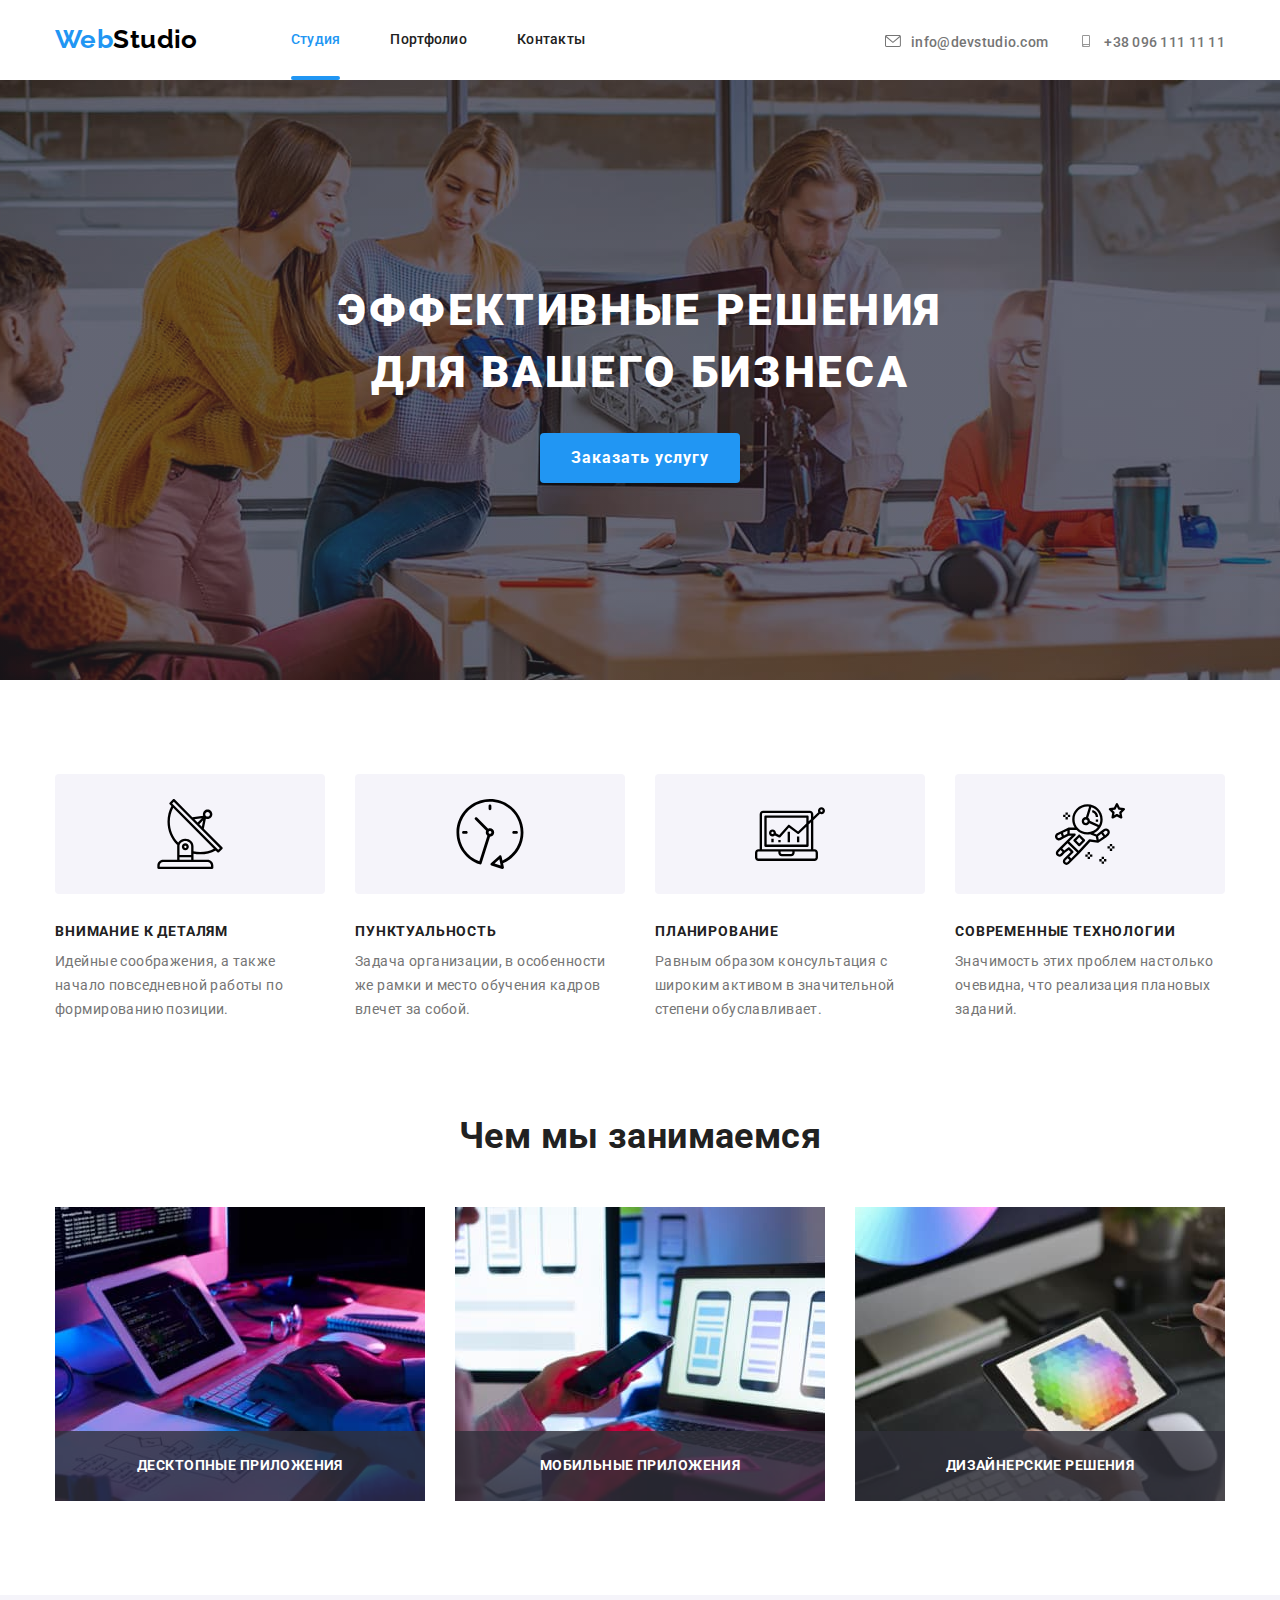
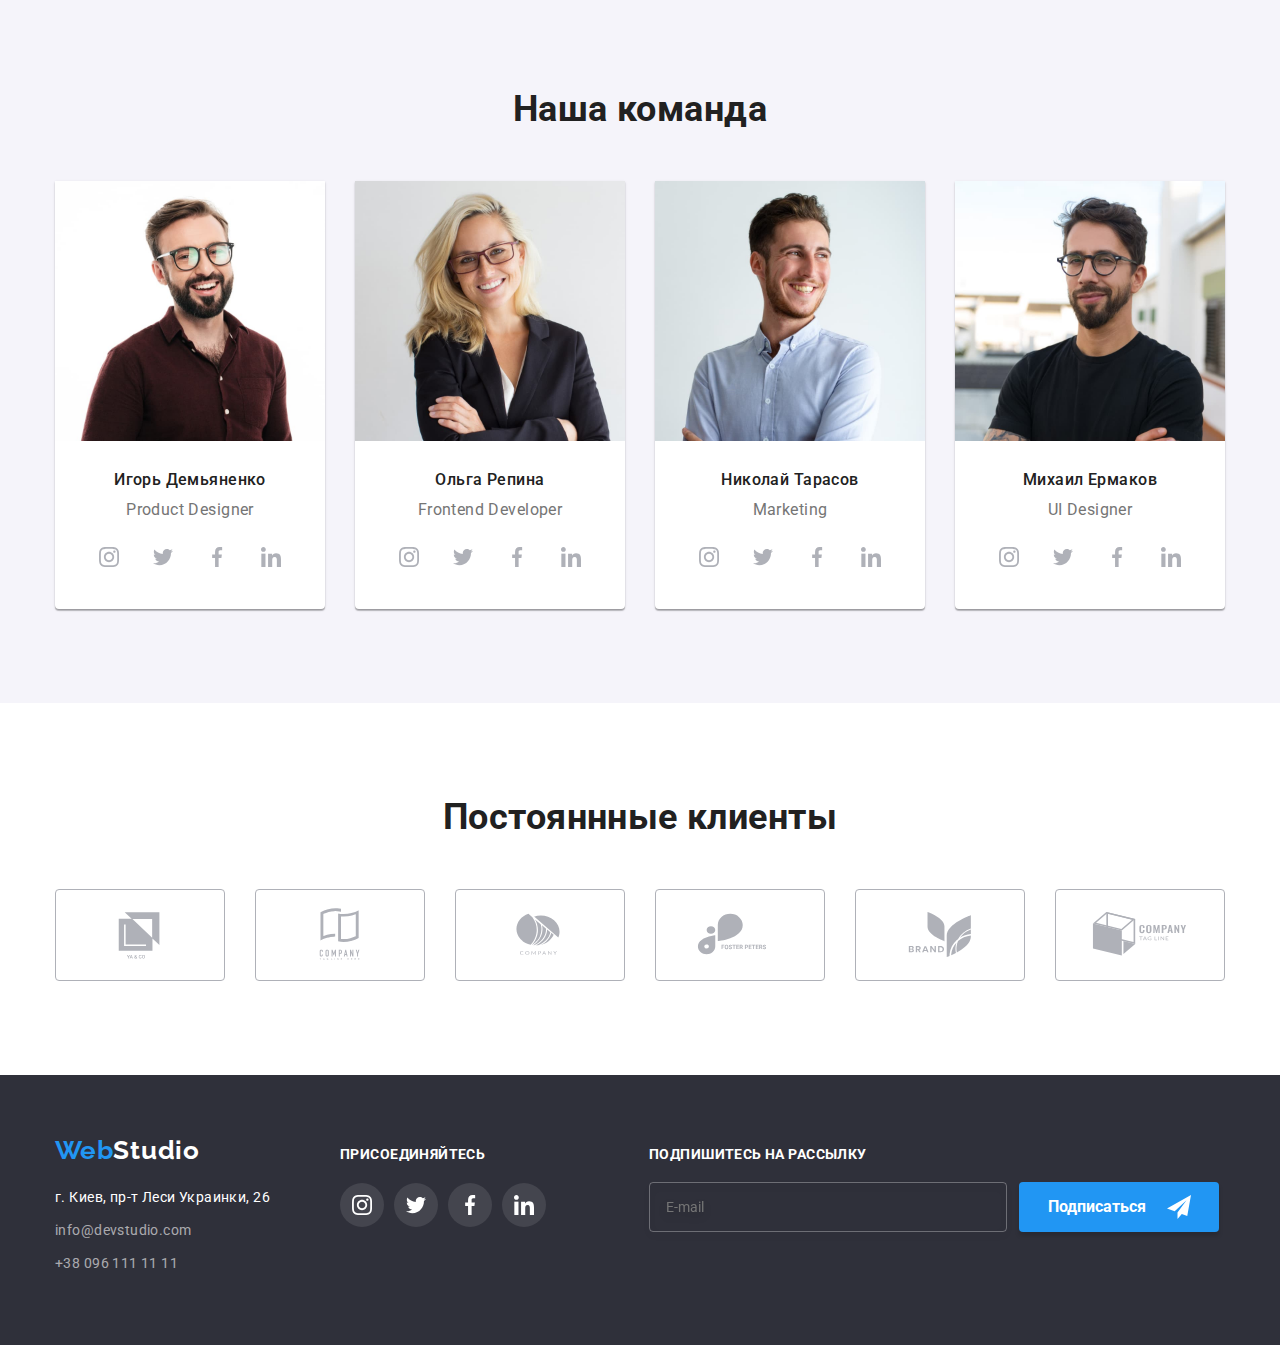
<file: index.html>
<!DOCTYPE html>
<html lang="ru">
  <head>
    <meta charset="UTF-8" />
    <meta http-equiv="X-UA-Compatible" content="IE=edge" />
    <meta name="viewport" content="width=device-width, initial-scale=1.0" />
    <title>WebStudio</title>
    <!--Шрифты -->
    <link rel="preconnect" href="https://fonts.googleapis.com" />
    <link rel="preconnect" href="https://fonts.gstatic.com" crossorigin />
    <link
      href="https://fonts.googleapis.com/css2?family=Raleway:wght@700&family=Roboto:wght@400;500;700;900&display=swap"
      rel="stylesheet"
    />

    <!--normalize css  -->
    <link rel="stylesheet" href="./css/normalize.css" />

    <!--Стили -->
    <link rel="stylesheet" href="./css/styles.css" />
  </head>

  <body>
    <header>
      <div class="container c-site-nav">
        <a href="./index.html" class="logo"><span class="logo-color">Web</span>Studio</a>
        <nav class="contact-links">
          <ul class="site-nav">
            <li class="item"><a href="./index.html" class="site-nav-link current">Студия</a></li>
            <li class="item"><a href="./portfolio.html" class="site-nav-link">Портфолио</a></li>
            <li class="item"><a href="" class="site-nav-link">Контакты</a></li>
          </ul>
        </nav>
        <ul class="header-contact-link">
          <li class="item">
            <a href="mailto:info@devstudio.com" class="h-e-link"
              ><svg class="header-icon" width="16" height="12">
                <use href="./images/symbol-defs-1.svg#icon-envelope-1"></use></svg
              >info@devstudio.com</a
            >
          </li>
          <li class="item">
            <a href="tel:+380961111111" class="h-ph-link"
              ><svg class="header-icon" width="16" height="12">
                <use href="./images/symbol-defs-1.svg#icon-smartphone-1"></use></svg
              >+38 096 111 11 11</a
            >
          </li>
        </ul>
      </div>
    </header>
    <main>
      <section class="hero hero-container">
        <h1 class="hero-titel">
          Эффективные решения
          <br />
          для вашего бизнеса
        </h1>
        <button data-modal-open type="button" class="hero-botton">Заказать услугу</button>
      </section>

      <section class="s-benefit">
        <h2 hidden>Наши приемущества</h2>
        <div class="container benefit-block">
          <ul class="benefit-list">
            <li class="item">
              <div class="icons">
                <svg class="benefit-icon">
                  <use href="./images/symbol-defs-2.svg#icon-antenna1"></use>
                </svg>
              </div>
              <h3 class="title">Внимание к деталям</h3>
              <p class="text">
                Идейные соображения, а также начало повседневной работы по формированию позиции.
              </p>
            </li>
            <li class="item">
              <div class="icons">
                <svg class="benefit-icon">
                  <use href="./images/symbol-defs-2.svg#icon-clock1"></use>
                </svg>
              </div>
              <h3 class="title">Пунктуальность</h3>
              <p class="text">
                Задача организации, в особенности же рамки и место обучения кадров влечет за собой.
              </p>
            </li>
            <li class="item">
              <div class="icons">
                <svg class="benefit-icon">
                  <use href="./images/symbol-defs-2.svg#icon-diagram1"></use>
                </svg>
              </div>
              <h3 class="title">Планирование</h3>
              <p class="text">
                Равным образом консультация с широким активом в значительной степени обуславливает.
              </p>
            </li>
            <li class="item">
              <div class="icons">
                <svg class="benefit-icon">
                  <use href="./images/symbol-defs-2.svg#icon-astronaut1"></use>
                </svg>
              </div>
              <h3 class="title">Современные технологии</h3>
              <p class="text">
                Значимость этих проблем настолько очевидна, что реализация плановых заданий.
              </p>
            </li>
          </ul>
        </div>
      </section>

      <section class="s-about-our-work">
        <div class="container about-our-work">
          <h2 class="work about-us-title">Чем мы занимаемся</h2>
          <ul class="our-work-list">
            <li class="work-item">
              <div class="box">
                <img src="./images/services/comp.jpg" alt="верстка" width="370" />
              </div>
              <p class="work-c-text">Десктопные приложения</p>
            </li>

            <li class="work-item">
              <div class="box">
                <img src="./images/services/phone.jpg" alt="дизайн" width="370" />
              </div>

              <p class="work-c-text">Мобильные приложения</p>
            </li>
            <li class="work-item">
              <div class="box">
                <img src="./images/services/tablet.jpg" alt="оформление" width="370" />
              </div>

              <p class="work-c-text">Дизайнерские решения</p>
            </li>
          </ul>
        </div>
      </section>

      <section class="about-us">
        <h2 class="about-us-title">Наша команда</h2>
        <div class="container about-us-block">
          <ul class="about-us-list">
            <li class="list">
              <article class="w-card">
                <div class="w-card-thumb">
                  <img
                    src="./images/team/product_designer.jpg"
                    alt="product designer"
                    width="270"
                  />
                </div>
                <div class="name-position">
                  <h3 class="name">Игорь Демьяненко</h3>
                  <p class="text">Product Designer</p>
                  <ul class="workers-soc-list list">
                    <li class="workers-soc-item">
                      <a href="" class="workers-soc-link link">
                        <svg class="workers-soc-icon" width="20" height="20">
                          <use href="./images/symbol-defs.svg#icon-instagram-2"></use>
                        </svg>
                      </a>
                    </li>
                    <li class="workers-soc-item">
                      <a href="" class="workers-soc-link link">
                        <svg class="workers-soc-icon" width="20" height="20">
                          <use href="./images/symbol-defs.svg#icon-twitter-1"></use>
                        </svg>
                      </a>
                    </li>
                    <li class="workers-soc-item">
                      <a href="" class="workers-soc-link link">
                        <svg class="workers-soc-icon" width="20" height="20">
                          <use href="./images/symbol-defs.svg#icon-facebook-1"></use>
                        </svg>
                      </a>
                    </li>
                    <li class="workers-soc-item">
                      <a href="" class="workers-soc-link link">
                        <svg class="workers-soc-icon" width="20" height="20">
                          <use href="./images/symbol-defs.svg#icon-linkedin-1"></use>
                        </svg>
                      </a>
                    </li>
                  </ul>
                </div>
              </article>
            </li>

            <li class="list">
              <article class="w-card">
                <div class="w-card-thumb">
                  <img
                    src="./images/team/frontend_developer.jpg"
                    alt="frontend developer"
                    width="270"
                  />
                </div>
                <div class="name-position">
                  <h3 class="name">Ольга Репина</h3>
                  <p class="text">Frontend Developer</p>
                  <ul class="workers-soc-list list">
                    <li class="workers-soc-item">
                      <a href="" class="workers-soc-link link">
                        <svg class="workers-soc-icon" width="20" height="20">
                          <use href="./images/symbol-defs.svg#icon-instagram-2"></use>
                        </svg>
                      </a>
                    </li>
                    <li class="workers-soc-item">
                      <a href="" class="workers-soc-link link">
                        <svg class="workers-soc-icon" width="20" height="20">
                          <use href="./images/symbol-defs.svg#icon-twitter-1"></use>
                        </svg>
                      </a>
                    </li>
                    <li class="workers-soc-item">
                      <a href="" class="workers-soc-link link">
                        <svg class="workers-soc-icon" width="20" height="20">
                          <use href="./images/symbol-defs.svg#icon-facebook-1"></use>
                        </svg>
                      </a>
                    </li>
                    <li class="workers-soc-item">
                      <a href="" class="workers-soc-link link">
                        <svg class="workers-soc-icon" width="20" height="20">
                          <use href="./images/symbol-defs.svg#icon-linkedin-1"></use>
                        </svg>
                      </a>
                    </li>
                  </ul>
                </div>
              </article>
            </li>

            <li class="list">
              <article class="w-card">
                <div class="w-card-thumb">
                  <img src="./images/team/marketing.jpg" alt="marketing" width="270" />
                </div>
                <div class="name-position">
                  <h3 class="name">Николай Тарасов</h3>
                  <p class="text">Marketing</p>
                  <ul class="workers-soc-list list">
                    <li class="workers-soc-item">
                      <a href="" class="workers-soc-link link">
                        <svg class="workers-soc-icon" width="20" height="20">
                          <use href="./images/symbol-defs.svg#icon-instagram-2"></use>
                        </svg>
                      </a>
                    </li>
                    <li class="workers-soc-item">
                      <a href="" class="workers-soc-link link">
                        <svg class="workers-soc-icon" width="20" height="20">
                          <use href="./images/symbol-defs.svg#icon-twitter-1"></use>
                        </svg>
                      </a>
                    </li>
                    <li class="workers-soc-item">
                      <a href="" class="workers-soc-link link">
                        <svg class="workers-soc-icon" width="20" height="20">
                          <use href="./images/symbol-defs.svg#icon-facebook-1"></use>
                        </svg>
                      </a>
                    </li>
                    <li class="workers-soc-item">
                      <a href="" class="workers-soc-link link">
                        <svg class="workers-soc-icon" width="20" height="20">
                          <use href="./images/symbol-defs.svg#icon-linkedin-1"></use>
                        </svg>
                      </a>
                    </li>
                  </ul>
                </div>
              </article>
            </li>

            <li class="list">
              <article class="w-card">
                <div class="w-card-thumb">
                  <img src="./images/team/ui_designer.jpg" alt="ui_designer" width="270" />
                </div>
                <div class="name-position">
                  <h3 class="name">Михаил Ермаков</h3>
                  <p class="text">UI Designer</p>
                  <ul class="workers-soc-list list">
                    <li class="workers-soc-item">
                      <a href="" class="workers-soc-link link">
                        <svg class="workers-soc-icon" width="20" height="20">
                          <use href="./images/symbol-defs.svg#icon-instagram-2"></use>
                        </svg>
                      </a>
                    </li>
                    <li class="workers-soc-item">
                      <a href="" class="workers-soc-link link">
                        <svg class="workers-soc-icon" width="20" height="20">
                          <use href="./images/symbol-defs.svg#icon-twitter-1"></use>
                        </svg>
                      </a>
                    </li>
                    <li class="workers-soc-item">
                      <a href="" class="workers-soc-link link">
                        <svg class="workers-soc-icon" width="20" height="20">
                          <use href="./images/symbol-defs.svg#icon-facebook-1"></use>
                        </svg>
                      </a>
                    </li>
                    <li class="workers-soc-item">
                      <a href="" class="workers-soc-link link">
                        <svg class="workers-soc-icon" width="20" height="20">
                          <use href="./images/symbol-defs.svg#icon-linkedin-1"></use>
                        </svg>
                      </a>
                    </li>
                  </ul>
                </div>
              </article>
            </li>
          </ul>
        </div>
      </section>
      <section class="section clients">
        <div class="container our-clients">
          <h2 class="title-clients">Постояннные клиенты</h2>
          <ul class="list-clients">
            <li class="list-item">
              <a class="clients-link" href="">
                <svg class="clients-icon" width="106" height="60">
                  <use href="./images/symbol-defs-2.svg#icon-Logo1"></use>
                </svg>
              </a>
            </li>
            <li class="list-item">
              <a class="clients-link" href="">
                <svg class="clients-icon" width="106" height="60">
                  <use href="./images/symbol-defs-2.svg#icon-Logo2"></use>
                </svg>
              </a>
            </li>
            <li class="list-item">
              <a class="clients-link" href="">
                <svg class="clients-icon" width="106" height="60">
                  <use href="./images/symbol-defs-2.svg#icon-Logo3"></use>
                </svg>
              </a>
            </li>
            <li class="list-item">
              <a class="clients-link" href="">
                <svg class="clients-icon" width="106" height="60">
                  <use href="./images/symbol-defs-2.svg#icon-Logo4"></use>
                </svg>
              </a>
            </li>
            <li class="list-item">
              <a class="clients-link" href="">
                <svg class="clients-icon" width="106" height="60">
                  <use href="./images/symbol-defs-4.svg#icon-Logo5"></use>
                </svg>
              </a>
            </li>
            <li class="list-item">
              <a class="clients-link" href="">
                <svg class="clients-icon" width="106" height="60">
                  <use href="./images/symbol-defs-2.svg#icon-Logo6"></use>
                </svg>
              </a>
            </li>
          </ul>
        </div>
      </section>
      <div class="backdrop is-hidden" data-modal>
        <div class="modal">
          <button type="button" class="modal-bnt-close" data-modal-close>
            <svg class="modal-close" width="18" height="18">
              <use href="./images/symbol-defs-5.svg#icon-close-black-18dp-2-1-2-1"></use>
            </svg>
          </button>

          <p class="modal-title">Оставьте свои данные, мы вам перезвоним</p>

          <form>
            <div class="modal-field">
              <label class="modal-label" for="user-name">Имя</label>
              <div class="input-wrap">
                <input type="text" class="modal-input" name="user-name" id="user-name" />
                <svg class="modal-icon" width="18" height="18">
                  <use href="./images/symbol-defs6.svg#icon-person-black-18dp-1-1"></use>
                </svg>
              </div>
            </div>
            <div class="modal-field">
              <label for="user-tel" class="modal-label">Телефон</label>
              <div class="input-wrap">
                <input type="tel" class="modal-input" name="user-tel" id="user-tel" />
                <svg class="modal-icon" width="18" height="18">
                  <use href="./images/symbol-defs6.svg#icon-phone-black-18dp-1-1"></use>
                </svg>
              </div>
            </div>
            <div class="modal-field">
              <label for="user-email" class="modal-label">Почта</label>
              <div class="input-wrap">
                <input type="email" class="modal-input" name="user-email" id="user-email" />
                <svg class="modal-icon" width="18" height="18">
                  <use href="./images/symbol-defs6.svg#icon-Vector-1-1"></use>
                </svg>
              </div>
            </div>
            <div class="modal-field">
              <label for="user-text" class="modal-label">Комментарий</label>
              <textarea
                name="user-text"
                id="user-text"
                class="modal-text"
                placeholder="Введите текст"
              ></textarea>
            </div>

            <div class="covenant">
              <input
                class="checkbox-policy visually-hidden"
                type="checkbox"
                name="covenant"
                id="covenant"
              />
              <label for="covenant" class="covenant-title">
                Соглашаюсь с рассылкой и принимаю </label
              ><a class="covenant-link" href="">Условия договора</a>
            </div>

            <button type="submit" class="modal-bnt-send">Отправить</button>
          </form>
        </div>
      </div>

      <script src="./js/modal.js"></script>
    </main>
    <footer>
      <section class="s-footer">
        <h2 hidden>Футер</h2>
        <div class="container footer">
          <div class="logo-adress">
            <a href="./index.html" class="logo"
              ><span class="logo-color">Web</span><span class="bottom-logo-color">Studio</span></a
            >
            <address>
              <ul class="contact-link-list">
                <li class="item">
                  <a
                    href="https://g.page/stamp-capital?share"
                    class="addres-link"
                    target="_blank"
                    rel="noopener nofollow noreferrer"
                    >г. Киев, пр-т Леси Украинки, 26
                  </a>
                </li>

                <li class="item">
                  <a href="mailto:info@devstudio.com" class="e-link">info@devstudio.com</a>
                </li>
                <li class="item">
                  <a href="tel:+380961111111" class="ph-link">+38 096 111 11 11</a>
                </li>
              </ul>
            </address>
          </div>

          <div class="footer-soc">
            <p class="title-soc">Присоединяйтесь</p>
            <ul class="footer-soc-list">
              <li class="footer-soc-item">
                <a class="footer-soc-link" href="">
                  <svg class="footer-soc-icon" width="20" height="20">
                    <use href="./images/symbol-defs.svg#icon-instagram-2"></use>
                  </svg>
                </a>
              </li>

              <li class="footer-soc-item">
                <a class="footer-soc-link" href="">
                  <svg class="footer-soc-icon" width="20" height="20">
                    <use href="./images/symbol-defs.svg#icon-twitter-1"></use>
                  </svg>
                </a>
              </li>

              <li class="footer-soc-item">
                <a class="footer-soc-link" href="">
                  <svg class="footer-soc-icon" width="20" height="20">
                    <use href="./images/symbol-defs.svg#icon-facebook-1"></use>
                  </svg>
                </a>
              </li>

              <li class="footer-soc-item">
                <a class="footer-soc-link" href="">
                  <svg class="footer-soc-icon" width="20" height="20">
                    <use href="./images/symbol-defs.svg#icon-linkedin-1"></use>
                  </svg>
                </a>
              </li>
            </ul>
          </div>
          <div class="footer-form">
            <p class="footer-title">Подпишитесь на рассылку</p>
            <form class="footer-mail-form">
              <label for="footer-mail"></label>
              <input
                type="email"
                class="footer-input"
                name="footer-mail"
                placeholder="E-mail"
                id="footer-mail"
              />
              <button class="footer-btn button" type="submit">
                Подписаться<svg class="icon-send" width="24" height="24">
                  <use href="./images/symbol-defs8.svg#icon-icon-send-1"></use>
                </svg>
              </button>
            </form>
          </div>
        </div>
      </section>
    </footer>
  </body>
</html>
</file>
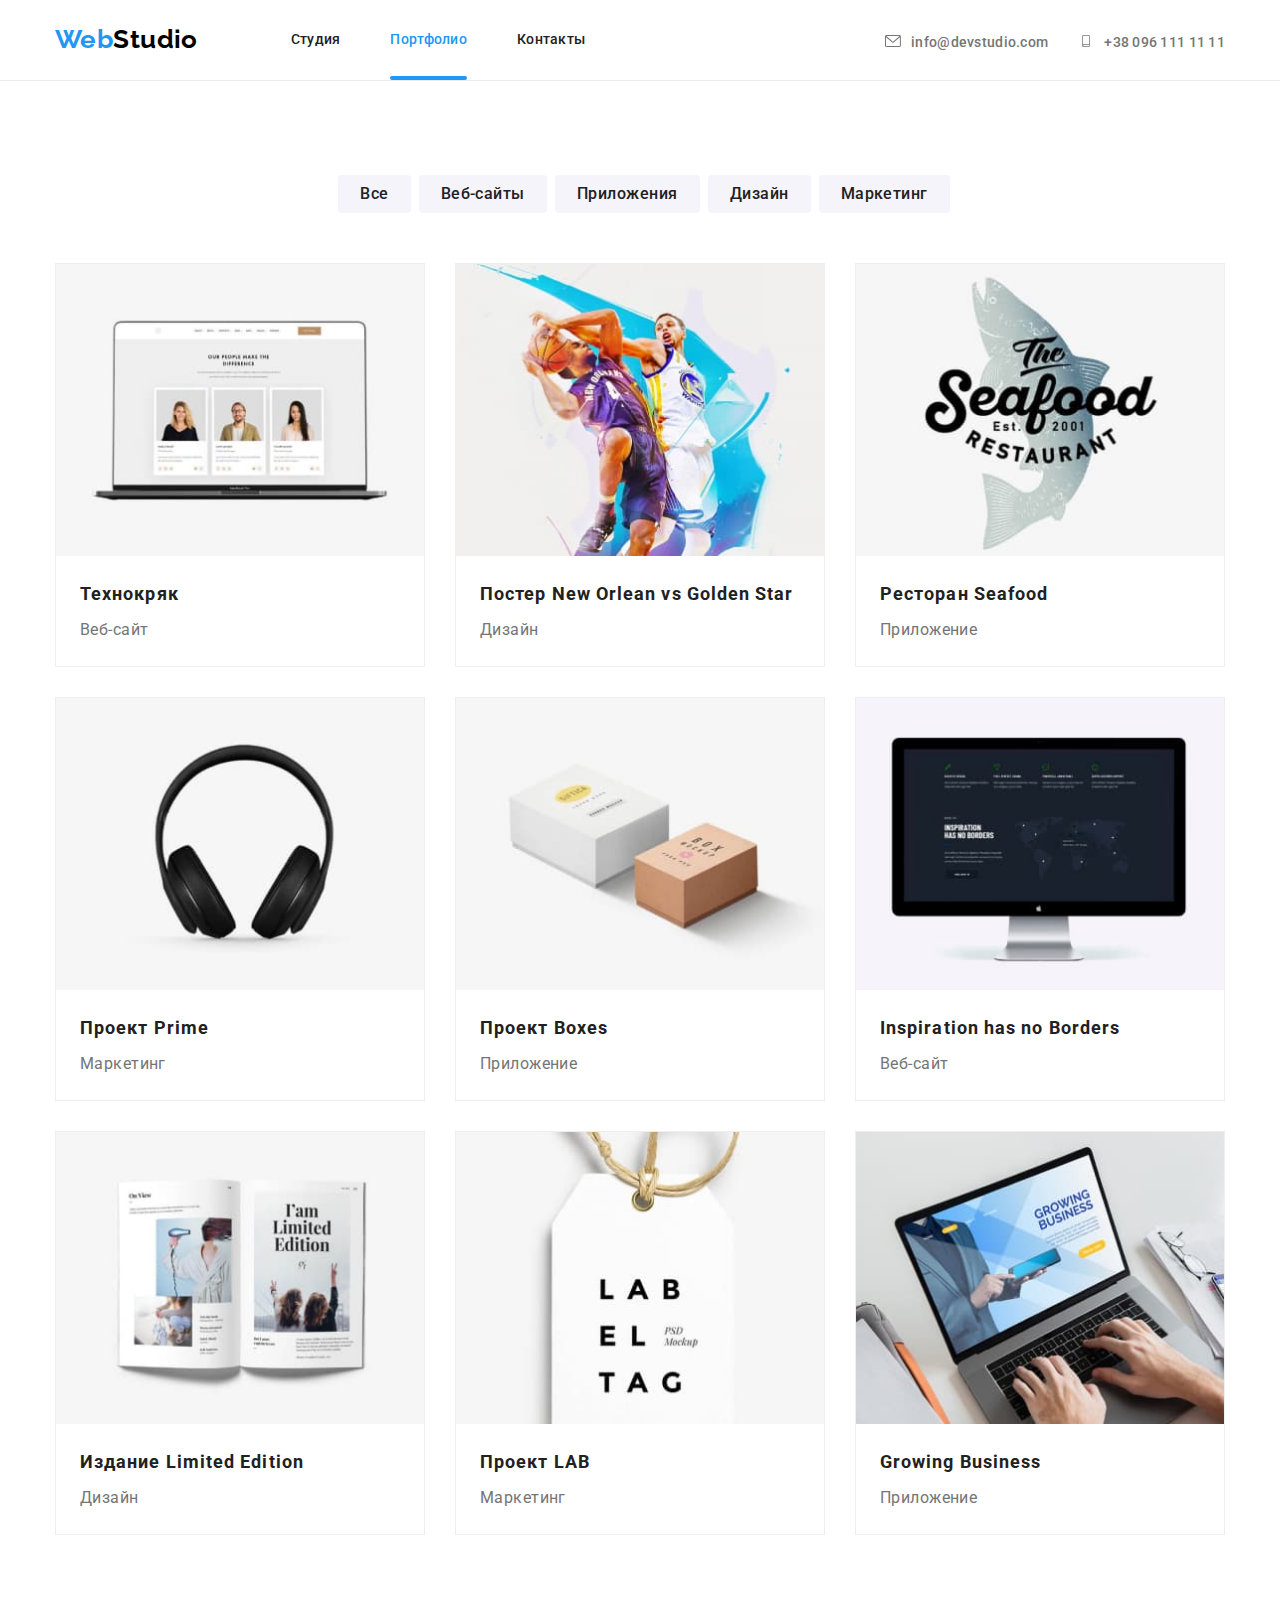
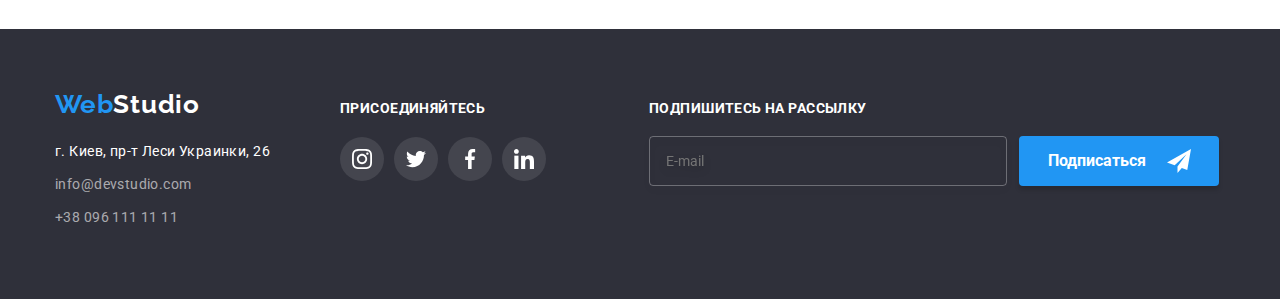
<file: portfolio.html>
<!DOCTYPE html>
<html lang="ru">

<head>
    <meta charset="UTF-8" />
    <meta http-equiv="X-UA-Compatible" content="IE=edge" />
    <meta name="viewport" content="width=device-width, initial-scale=1.0" />
    <title>Портфолио</title>

    <!--Шрифты -->
    <link rel="preconnect" href="https://fonts.googleapis.com">
    <link rel="preconnect" href="https://fonts.gstatic.com" crossorigin>
    <link
        href="https://fonts.googleapis.com/css2?family=Raleway:wght@700&family=Roboto:wght@400;500;700;900&display=swap"
        rel="stylesheet">
    <!--normalize css  -->
    <link rel="stylesheet" href="./css/normalize.css">
    <!--Стили -->
    <link rel="stylesheet" href="./css/styles.css" />
</head>

<body>

    <header>
        <div class="container c-site-nav">

            <a href="./index.html" class="logo"><span class="logo-color">Web</span>Studio</a>
            <nav class="contact-links">
                <ul class="site-nav">
                    <li class="item"><a href="./index.html" class="site-nav-link ">Студия</a></li>
                    <li class="item"><a href="./portfolio.html" class="site-nav-link current">Портфолио</a></li>
                    <li class="item"><a href="" class="site-nav-link">Контакты</a></li>
                </ul>
            </nav>
            <ul class="header-contact-link">
                <li class="item"><a href="mailto:info@devstudio.com" class="h-e-link"><svg class="header-icon"
                            width="16" height="12">
                            <use href="./images/symbol-defs-1.svg#icon-envelope-1"></use>
                        </svg>info@devstudio.com</a></li>
                <li class="item"><a href="tel:+380961111111" class="h-ph-link"><svg class="header-icon" width="16"
                            height="12">
                            <use href="./images/symbol-defs-1.svg#icon-smartphone-1"></use>
                        </svg>+38 096 111 11 11</a></li>
            </ul>
        </div>
    </header>

    <main>

        <section class="set">
            <h1 hidden>Наше Портфолио</h1>

            <!--Навигация-->

            <div class="container nav-list">
                <ul class="card-nav-list">
                    <li class="item"><button type="button" class="site-bnt">Все</button></li>
                    <li class="item"><button type="button" class="site-bnt">Веб-сайты</button></li>
                    <li class="item"><button type="button" class="site-bnt">Приложения</button></li>
                    <li class="item"><button type="button" class="site-bnt">Дизайн</button></li>
                    <li class="item"><button type="button" class="site-bnt">Маркетинг</button></li>
                </ul>
            </div>

            <!--Карточки-->

            <div class="container c-card-set">
                <ul class="set-list">
                    <li class="item">
                        <article class="card">
                            <div class="card-thumb">
                                <img src="./images/works/web_site.jpg" alt="Веб-сайт" width="370">
                            <p class="card-top-text ">Ресурс предлагает комплексные предложения с разным уровнем функционала и сервисов. Все это
                                    позволит посетителю получить исчерпывающие сведения о компании или частном лице.</p>
                            </div>
                                    <div class="card-content">
                                <h2 class="title">Технокряк</h2>
                                <p class="text">Веб-сайт</p>
                            </div>
                        </article>
                    </li>

                    <li class="item">
                        <article class="card">
                            <div class="card-thumb">
                                <img src="./images/works/poster.jpg" alt="Постер" width="370">
                                <p class="card-top-text">Ресурс предлагает комплексные предложения с разным уровнем функционала и сервисов. Все это
                                    позволит посетителю получить исчерпывающие сведения о компании или частном лице.</p>
                            </div>
                            <div class="card-content">
                                <h2 class="title">Постер New Orlean vs Golden Star</h2>
                                <p class="text">Дизайн</p>
                            </div>
                        </article>
                    </li>

                    <li class="item">
                        <article class="card">
                            <div class="card-thumb">
                                <img src="./images/works/seafood_restaurant.jpg" alt="Ресторан" width="370">
                                <p class="card-top-text">Ресурс предлагает комплексные предложения с разным уровнем функционала и сервисов. Все это
                                    позволит посетителю получить исчерпывающие сведения о компании или частном лице.</p>
                            </div>
                            <div class="card-content">
                                <h2 class="title">Ресторан Seafood</h2>
                                <p class="text">Приложение</p>
                            </div>
                        </article>
                    </li>

                    <li class="item">
                        <article class="card">
                            <div class="card-thumb">
                                <img src="./images/works/headphones.jpg" alt="наушники" width="370">
                                <p class="card-top-text">Ресурс предлагает комплексные предложения с разным уровнем функционала и сервисов. Все это позволит посетителю получить исчерпывающие сведения о компании или частном лице.</p>
                                </div>
                                <div class="card-content">
                                <h2 class="title">Проект Prime</h2>
                                <p class="text">Маркетинг</p>
                            </div>
                        </article>
                    </li>

                    <li class="item">
                        <article class="card">
                            <div class="card-thumb">
                                <img src="./images/works/boxes.jpg" alt="коробки" width="370">
                                <p class="card-top-text">Ресурс предлагает комплексные предложения с разным уровнем функционала и сервисов. Все это
                                    позволит посетителю получить исчерпывающие сведения о компании или частном лице.</p>
                            </div>
                            <div class="card-content">
                                <h2 class="title">Проект Boxes</h2>
                                <p class="text">Приложение</p>
                            </div>
                        </article>
                    </li>

                    <li class="item">
                        <article class="card">
                            <div class="card-thumb">
                                <img src="./images/works/monitor.jpg" alt="монитор" width="370">
                                <p class="card-top-text">Ресурс предлагает комплексные предложения с разным уровнем функционала и сервисов. Все это
                                    позволит посетителю получить исчерпывающие сведения о компании или частном лице.</p>
                            </div>
                            <div class="card-content">
                                <h2 class="title">Inspiration has no Borders</h2>
                                <p class="text">Веб-сайт</p>
                            </div>
                        </article>
                    </li>

                    <li class="item">
                        <article class="card">
                            <div class="card-thumb">
                                <img src="./images/works/magazine.jpg" alt="журнал" width="370">
                                <p class="card-top-text">Ресурс предлагает комплексные предложения с разным уровнем функционала и сервисов. Все это
                                    позволит посетителю получить исчерпывающие сведения о компании или частном лице.</p>
                            </div>
                            <div class="card-content">
                                <h2 class="title">Издание Limited Edition</h2>
                                <p class="text">Дизайн</p>
                            </div>
                        </article>
                    </li>

                    <li class="item">
                        <article class="card">
                            <div class="card-thumb">
                                <img src="./images/works/lab.jpg" alt="лейба" width="370">
                                <p class="card-top-text">Ресурс предлагает комплексные предложения с разным уровнем функционала и сервисов. Все это
                                    позволит посетителю получить исчерпывающие сведения о компании или частном лице.</p>
                            </div>
                            <div class="card-content">
                                <h2 class="title">Проект LAB</h2>
                                <p class="text">Маркетинг</p>
                            </div>
                        </article>
                    </li>

                    <li class="item">
                        <article class="card">
                            <div class="card-thumb">
                                <img src="./images/works/laptop.jpg" alt="ноутбук">
                                <p class="card-top-text">Ресурс предлагает комплексные предложения с разным уровнем функционала и сервисов. Все это
                                    позволит посетителю получить исчерпывающие сведения о компании или частном лице.</p>
                            </div>
                            <div class="card-content">
                                <h2 class="title">Growing Business</h2>
                                <p class="text">Приложение</p>
                            </div>
                        </article>
                    </li>
                </ul>
            </div>
        </section>
    </main>
</body>


<footer>
    <section class="s-footer">
    <div class="container footer">
    <div class="logo-adress">
        <a href="./index.html" class="logo"><span class="logo-color">Web</span><span class="bottom-logo-color">Studio</span></a>
        <address>
        <ul class="contact-link-list">
        <li class="item">
        <a href="https://g.page/stamp-capital?share" 
                            class="addres-link"
                            target="_blank" rel="noopener nofollow noreferrer">г. Киев, пр-т Леси Украинки, 26
                        </a>
        </li>

        <li class="item"><a href="mailto:info@devstudio.com" class="e-link">info@devstudio.com</a></li>
                        <li class="item"><a href="tel:+380961111111" class="ph-link">+38 096 111 11 11</a></li>
                    </ul>
        </address>
    </div>

    <div class="footer-soc">
        <p class="title-soc">Присоединяйтесь</p>
        <ul class="footer-soc-list">
        <li class="footer-soc-item">
        <a class="footer-soc-link" href="">
        <svg class="footer-soc-icon" width="20" height="20">
        <use href="./images/symbol-defs.svg#icon-instagram-2"></use>
        </svg>
        </a>
        </li>

        <li class="footer-soc-item">
        <a class="footer-soc-link" href="">
        <svg class="footer-soc-icon" width="20" height="20">
        <use href="./images/symbol-defs.svg#icon-twitter-1"></use>
        </svg>
        </a>
        </li>
        
        <li class="footer-soc-item">
        <a class="footer-soc-link" href="">
        <svg class="footer-soc-icon" width="20" height="20">
        <use href="./images/symbol-defs.svg#icon-facebook-1"></use>
        </svg>
        </a>
        </li>
        
        <li class="footer-soc-item">
        <a class="footer-soc-link" href="">
        <svg class="footer-soc-icon" width="20" height="20">
        <use href="./images/symbol-defs.svg#icon-linkedin-1"></use>
        </svg>
        </a>
        </li>
        </ul>

    </div>
<div class="footer-form">
        <p class="footer-title">Подпишитесь на рассылку</p>
        <form class="footer-mail-form">
            <label for="footer-mail"></label>
            <input type="email" class="footer-input" name="footer-mail" placeholder="E-mail" id="footer-mail">
            <button class="footer-btn button" type="submit">
            Подписаться<svg class="icon-send" width="24" height="24">
                <use href="./images/symbol-defs8.svg#icon-icon-send-1"></use>
            </svg>
            </button>
        </form>
        </div>  
    </div>
    </section>
</footer>

</html>
</file>
<file: css/styles.css>
*,
*::before,
*::after {
  box-sizing: border-box;
}

/* Змінні */
:root {
  --text-color: #757575;
  --bnt-color-hover: #f5f4fa;
  --btn-color-hb: #2196f3;
  --btn-color-text: #212121;
  --default-white: #ffffff;
  --font-size: 14px;
  --bg-color: #2f303a;
  --set-gap: 30px;
  --card-shadow: 0px 1px 3px rgba(0, 0, 0, 0.12), 0px 1px 1px rgba(0, 0, 0, 0.14),
    0px 2px 1px rgba(0, 0, 0, 0.2);
  --timing-duration: 250ms;
  --timing-function: cubic-bezier(0.4, 0, 0.2, 1);
}

body {
  font-family: 'Roboto', sans-serif;
  color: var(--btn-color-text);
  font-size: 14px;
  letter-spacing: 0.03em;
}

img {
  display: block;
  width: 100%;
  height: auto;
}

.container {
  width: 1200px;
  margin-left: auto;
  margin-right: auto;
  padding-left: 15px;
  padding-right: 15px;
  /*outline: 1px solid red*/
}

/*Утиліти*/
.h-e-link,
.h-ph-link {
  text-decoration: none;
  font-style: normal;
}

.visually-hidden {
  position: absolute;
  white-space: nowrap;
  width: 1px;
  height: 1px;
  overflow: hidden;
  border: 0;
  padding: 0;
  clip: rect(0 0 0 0);
  clip-path: inset(50%);
  margin: -1px;
}

.e-link {
  text-decoration: none;
  font-style: normal;
}

.ph-link {
  text-decoration: none;
  font-style: normal;
}

ul {
  padding: 0;
  margin: 0;
  list-style: none;
}

li {
  list-style-type: none;
}

p,
h1,
h2,
h3,
h4,
h5,
h6 {
  margin: 0;
}

ul,
ol,
li {
  margin: 0;
  padding: 0;
}

.c-site-nav {
  display: flex;
  align-items: center;
}

.logo-color {
  color: var(--btn-color-hb);
  text-decoration: none;
  font-family: Raleway;
  font-weight: 700;
  font-size: 26px;
  line-height: 1.2;
}

.logo {
  text-decoration: none;
  font-family: Raleway;
  font-weight: 700;
  font-size: 26px;
  line-height: 1.2;
  color: #000000;
}

.header-icon {
  align-items: center;
  vertical-align: middle;
  margin-right: 10px;
  fill: currentColor;
}

.site-nav {
  display: flex;
  justify-content: center;

  font-style: normal;
  font-weight: 500;
  font-size: var(--font-size);
  line-height: 1.14;
}

.site-nav:hover,
.site-nav:focus {
  color: var(--btn-color-hb);
}

.site-nav .header-contact-link {
  padding: 0;
  margin: 0;
}

.site-nav:first-child {
  margin-left: 93px;
}

.site-nav .item {
  margin-right: 50px;
}

.header-contact-link .item:last-child {
  margin-right: 0;
}

.site-nav .current {
  color: var(--btn-color-hb);
}

.current::after {
  content: '';
  position: absolute;
  left: 0;
  bottom: 0;
  display: flex;
  width: 100%;
  height: 4px;
  background-color: #2196f3;
  border-radius: 2px;
}

.header-contact-link {
  margin-left: auto;
}

.h-e-link {
  margin-right: 30px;
}

.h-e-link,
.h-ph-link {
  display: flex;
  font-style: normal;
  font-weight: 500;
  font-size: var(--font-size);
  line-height: 1.14;
  letter-spacing: 0.02em;

  color: var(--text-color);

  transition: color var(--timing-duration) var(--timing-function);
}

.header-contact-link {
  display: flex;
}

.header-contact-link .h-e-link:hover,
.header-contact-link .h-e-link:focus,
.header-contact-link .h-ph-link:hover,
.header-contact-link .h-ph-link:focus {
  color: var(--btn-color-hb);
}

.contact-links {
  align-items: baseline;
}

.site-nav-link {
  display: flex;
  position: relative;

  padding-top: 32px;
  padding-bottom: 32px;

  text-decoration: none;
  font-weight: 500;
  line-height: 1.14;
  letter-spacing: 0.02em;
  color: var(--btn-color-text);

  transition: color var(--timing-duration) var(--timing-function);
}

.site-nav-link:hover,
.site-nav-link:focus {
  color: var(--btn-color-hb);
}

button {
  cursor: pointer;
  border: none;
}

.hero {
  padding-bottom: 200px;
  background-color: var(--bg-color);
}

.hero-container {
  max-width: 1600px;
  height: 600px;
  margin: 0 auto;
  padding-top: 200px;
  padding-bottom: 200px;
  background-image: linear-gradient(rgba(47, 48, 58, 0.4), rgba(47, 48, 58, 0.4)),
    url(../images/background-img/hero.jpg);
  background-repeat: no-repeat;
  background-position: center;
}

.hero-titel {
  width: 696px;
  margin-left: auto;
  margin-right: auto;
  margin-bottom: 30px;
  color: #ffffff;
  font-weight: 900;
  font-size: 44px;
  line-height: 1.4;
  letter-spacing: 0.06em;
  text-align: center;
  text-transform: uppercase;
}

.hero-botton {
  width: 200px;
  height: 50px;
  display: block;
  margin: 0 auto;

  background: var(--btn-color-hb);
  box-shadow: 0px 4px 4px rgba(0, 0, 0, 0.15);
  border-radius: 4px;

  font-family: 'Roboto';
  font-style: normal;
  font-weight: 700;
  font-size: 16px;
  line-height: 1.87;
  letter-spacing: 0.06em;
  color: #ffffff;
}

.s-benefit {
  padding-top: 94px;
  padding-bottom: 94px;
}

.benefit-list {
  display: flex;
  flex-wrap: wrap;
  justify-content: center;
  margin: 0px;
  padding: 0px;
  margin-left: -30px;
}

.benefit-list .title {
  font-style: normal;
  font-weight: 700;
  font-size: var(--font-size);
  line-height: 1.14;
  letter-spacing: 0.06em;
  text-transform: uppercase;
}

.benefit-list .item {
  display: flex;
  flex-wrap: wrap;
  width: 270px;
  flex-basis: calc(100% / 4 -30px);
  margin-left: 30px;
}

.benefit-list.item:last-child {
  margin-right: 0;
}

.benefit-icon {
  width: 70px;
  height: 70px;
}

.icons {
  margin-bottom: 30px;
  width: 270px;
  height: 120px;
  justify-content: center;
  display: inline-flex;
  align-items: center;
  background: #f5f4fa;
  border-radius: 4px;
}

.s-about-our-work {
  padding-bottom: 94px;
}

.about-our-work > .our-work-list {
  display: flex;
}

.our-work-list .work-item + .work-item {
  flex-basis: calc(100% / 3 -30px);
}

.work-item:not(:last-child) {
  margin-right: 30px;
}

.our-work-list .work-item {
  position: relative;
}

.work-card-text {
  padding-top: 27px;
  padding-bottom: 27px;
  width: 370px;
  height: 70px;
  left: 615px;
  top: 1435px;
  background-color: rgba(47, 48, 58, 0.8);
  background-image: linear-gradient(rgba(47, 48, 58, 0.4), rgba(47, 48, 58, 0.4));
}

.work-c-text {
  position: absolute;
  bottom: 0;
  right: 0;
  left: 0;
  display: flex;
  align-items: center;
  justify-content: center;
  height: 70px;
  text-transform: uppercase;
  line-height: 1.14;
  font-weight: 700;
  color: #ffffff;
  background: rgba(47, 48, 58, 0.8);
}

.about-us {
  display: block;
  margin: 0 auto;
  padding-top: 94px;
  padding-bottom: 94px;
  background: #f5f4fa;
}

.about-us-title {
  text-align: center;
  font-style: normal;
  font-weight: 700;
  font-size: 36px;
  line-height: 1.16;
  color: var(--btn-color-text);
  margin-bottom: 50px;
}

.about-us-list {
  display: flex;
}

.w-card {
  width: 270px;
  height: 428px;
  left: 215px;
  top: 1635px;

  margin-right: 30px;

  background-color: #ffffff;

  box-shadow: 0px 1px 3px rgba(0, 0, 0, 0.12), 0px 1px 1px rgba(0, 0, 0, 0.14),
    0px 2px 1px rgba(0, 0, 0, 0.2);
  border-radius: 0px 0px 4px 4px;
}

.name-position {
  padding-top: 30px;
  padding-bottom: 30px;
}

.name-position .name {
  margin-bottom: 10px;
}

.about-us .name {
  font-weight: 500;
  font-size: 16px;
  line-height: 1.18;
  text-align: center;
}

.about-us .text {
  display: block;
  margin-bottom: 16px;
  font-weight: 400;
  font-size: 16px;
  line-height: 1.19;
  text-align: center;
  color: var(--text-color);
}

.work-item:last-child {
  margin-right: 0;
}

.workers-soc-list {
  display: flex;
  justify-content: center;
}

.workers-soc-item {
  width: 44px;
  height: 44px;
  margin-right: 10px;
}

.workers-soc-item:last-child {
  margin-right: 0;
}

.workers-soc-link {
  width: 100%;
  height: 100%;
  background-color: var(--default-white);
  border-radius: 50%;
  display: flex;
  align-items: center;
  justify-content: center;
  fill: #afb1b8;
  transition: background-color var(--timing-duration) var(--timing-function);
}

.workers-soc-link:hover,
.workers-soc-link:focus {
  background-color: var(--btn-color-hb);
}

.workers-soc-link:hover .workers-soc-icon,
.workers-soc-link:focus .workers-soc-icon {
  fill: var(--default-white);
}

.clients {
  padding-top: 94px;
  padding-bottom: 94px;
}

.our-clients {
  width: 1200px;
  margin: 0 auto;
  padding-left: 15px;
  padding-right: 15px;
}

.title-clients {
  font-weight: 700;
  font-size: 36px;
  line-height: 1.16;
  text-align: center;
  margin-bottom: 50px;
  color: var(--btn-color-text);
}

.list-clients {
  display: flex;
}

.list-item {
  margin-right: 30px;
  color: #afb1b8;
  transition: color var(--timing-duration) var(--timing-function);
}

.list-item:hover,
.list-item:focus {
  color: var(--btn-color-hb);
}

.clients-link {
  display: inline-flex;
  align-items: center;
  justify-content: center;
  width: 170px;
  height: 92px;
  border-radius: 4px;
  border: 1px solid #afb1b8;
  color: #afb1b8;
  fill: currentColor;
  transition: color var(--timing-duration) var(--timing-function),
    border-color var(--timing-duration) var(--timing-function);
}

.clients-link:hover,
.clients-link:focus {
  border-color: var(--btn-color-hb);
}

.clients-link:hover,
.clients-link:focus {
  color: var(--btn-color-hb);
}
.clients-icon:hover .clients-icon:focus {
  color: var(--btn-color-hb);
}

.set {
  border-top: 1px solid #ececec;
  padding-top: 94px;
  padding-bottom: 94px;
}

.card-nav-list {
  display: flex;
  justify-content: center;
  margin-bottom: 50px;
}

.card-nav-list .item {
  margin-left: 8px;
}

.card-nav-list .site-nav-btn {
  font-family: inherit;
  font-weight: 500;
  line-height: 1.14;
  letter-spacing: 0.03em;
  color: var(--btn-color-text);
  background-color: #f5f4fa;
}

.site-bnt {
  display: block;

  border-radius: 4px;

  font-family: 'Roboto';
  font-weight: 500;
  font-size: 16px;
  line-height: 1.62;
  letter-spacing: 0.03em;
  color: var(--btn-color-text);
  background-color: var(--bnt-color-hover);

  padding: 6px 22px;

  transition: color var(--timing-duration) var(--timing-function),
    background-color var(--timing-duration) var(--timing-function),
    box-shadow var(--timing-duration) var(--timing-function);
}

.site-bnt:hover,
.site-bnt:focus {
  color: var(--bnt-color-hover);
  background-color: var(--btn-color-hb);
  box-shadow: 0px 3px 1px rgba(0, 0, 0, 0.1), 0px 1px 2px rgba(0, 0, 0, 0.08),
    0px 2px 2px rgba(0, 0, 0, 0.12);
  border-radius: 4px;
}

.set-list {
  display: flex;
  flex-wrap: wrap;
  margin-bottom: -30px;
}

.set-list > .item {
  flex-basis: calc(100% / 3 - 30px);
  margin-right: 30px;
  margin-bottom: 30px;
}

.set-list .item:nth-child(3n) {
  margin-right: 0px;
  padding-right: 0px;
}

.set-list .title {
  font-weight: 700;
  font-size: 18px;
  line-height: 2;
  letter-spacing: 0.06em;
  align-items: center;
}

.set-list .text {
  font-style: normal;
  font-size: 16px;
  line-height: 2.25;
  color: var(--text-color);
}

.card {
  width: 370px;
  height: 404px;
  overflow: hidden;
  background-color: #ffffff;
  border: 1px solid #eeeeee;
  cursor: pointer;
  transition: box-shadow var(--timing-duration) var(--timing-function),
    border-radius var(--timing-duration) var(--timing-function);
}

.card-content {
  padding: 20px 24px;
}

.card:hover,
.card:focus {
  box-shadow: var(--card-shadow);
  border-radius: 0px 0px 4px 4px;
}

.card-thumb {
  position: relative;
  overflow: hidden;
}

.card-top-text {
  font-weight: 400;
  font-size: 18px;
  line-height: 1.55;
  letter-spacing: 0.03em;

  color: #ffffff;

  position: absolute;
  display: inline-block;
  width: 100%;
  height: 100%;
  left: 0;
  top: 0;
  background-color: rgba(33, 150, 243, 0.9);
  padding: 63px 24px;

  transform: translateY(100%);
  transition: transform 250ms var(--timing-function);
}
.set-list .item:hover .card-top-text {
  transform: translateY(0%);
}

.header-contact-link {
  font-style: normal;
  font-weight: 400;
  line-height: 1.14;
  color: var(--text-color);
  padding-top: 5px;
}

.benefit-list .text {
  font-style: normal;
  font-weight: 400;
  line-height: 1.71;
  color: var(--text-color);
  padding-top: 10px;
}

.backdrop {
  position: fixed;
  top: 0;
  left: 0;
  width: 100%;
  height: 100%;

  background: rgba(0, 0, 0, 0.2);
  opacity: 1;

  transform: opacity var(--timing-duration) var(--timing-function),
    visibility var(--timing-duration) var(--timing-function);
}

.backdrop.is-hidden {
  opacity: 0;
  visibility: hidden;
  pointer-events: none;
}

.modal {
  padding: 40px;
  position: absolute;
  top: 50%;
  left: 50%;
  width: 528px;
  height: 581px;
  background-color: #fff;
  box-shadow: 0px 1px 3px rgb(0 0 0 / 12%), 0px 1px 1px rgb(0 0 0 / 14%),
    0px 2px 1px rgb(0 0 0 / 20%);
  border-radius: 4px;

  transform: translate(-50%, -50%);
  transition: transform 250ms cubic-bezier(0.4, 0, 0.2, 1),
    opacity 250ms cubic-bezier(0.4, 0, 0.2, 1);
}

.backdrop.is-hidden .modal {
  transform: translate(-50%, -50%) scale(0.75);
  opacity: 0;
}

.modal-bnt-close {
  display: flex;
  position: absolute;
  top: 8px;
  right: 8px;
  width: 30px;
  height: 30px;
  border-radius: 50%;
  border: 1px solid rgba(0, 0, 0, 0.1);
  background-color: var(--secondary-background-color);
  cursor: pointer;
  align-items: center;
  justify-content: center;
  transition: fill 250ms cubic-bezier(0.4, 0, 0.2, 1);
}

.modal-bnt-close:hover,
.modal-bnt-close:focus {
  fill: var(--btn-color-hb);
}

.modal-title {
  text-align: center;
  font-size: 18px;
  font-weight: 600;
  margin-bottom: 15px;
  font-weight: 700;
  font-size: 20px;
  line-height: 1.15;
  letter-spacing: 0.03em;
  color: #212121;
}

.modal-field {
  margin-bottom: 10px;
}

.input-wrap {
  position: relative;
}

.modal-icon {
  position: absolute;
  left: 7px;
  top: 50%;
  transform: translateY(-50%);
}

.modal-input {
  width: 100%;
  height: 40px;
  border: 1px solid rgba(33, 33, 33, 0.2);
  border-radius: 4px;
  fill: currentColor;
  padding-left: 30px;
  outline: none;
  transition: border-color 250ms var(--timing-function), fill 250ms var(--timing-function);
}

.modal-input:focus,
.modal-input:hover {
  border-color: #2196f3;
}

.modal-input:focus + .modal-icon,
.modal-input:hover + .modal-icon {
  fill: #2196f3;
}

.modal-label {
  position: relative;
  display: block;
  font-size: 12px;
  line-height: 1.17;
  letter-spacing: 0.01em;
  margin-bottom: 4px;
  color: #757575;
}

textarea {
  resize: none;
}

.modal-text {
  padding: 12px 16px;
  width: 100%;
  height: 120px;

  border: 1px solid rgba(33, 33, 33, 0.2);
  border-radius: 4px;
  resize: none;
  outline: none;
  transition: border 250ms var(--transition-cubic);
}

.modal-text:focus,
.modal-text:hover {
  border: 1px solid #2196f3;
}

.covenant {
  display: flex;
  align-items: center;
  margin-bottom: 30px;
}

.covenant-title {
  padding-left: 8px;
  font-weight: 400;
  font-size: 14px;
  line-height: 1.71;
  letter-spacing: 0.03em;
  color: #757575;

  display: flex;
  align-items: center;
}

.covenant-title::before {
  content: '';
  width: 16px;
  height: 15px;
  border: 2px solid #212121;
  border-radius: 3px;
  margin-right: 8px;
}

.checkbox-policy:checked + .covenant-title::before {
  background-color: #2196f3;
  background-image: url(../images/icon/checkbox.svg);
  border: none;
  background-repeat: no-repeat;
  background-position: center;
}
.checkbox-policy:focus + .covenant-title::before {
  border-color: #2196f3;
}

.checkbox-policy:focus:not(:checked) + .covenant-title::before {
  border-color: #2196f3;
}

.checkbox-policy:disabled + .covenant-title::before {
  border-color: #2196f3;
}

.covenant-link {
  display: block;
  padding-left: 4px;
  font-weight: 400;
  font-size: 14px;
  line-height: 1.71;
  letter-spacing: 0.03em;
  color: #2196f3;
}

.modal-bnt-send {
  width: 200px;
  height: 50px;
  display: block;
  margin: 0 auto;

  background: var(--btn-color-hb);
  box-shadow: 0px 4px 4px rgba(0, 0, 0, 0.15);
  border-radius: 4px;

  font-family: 'Roboto';
  font-style: normal;
  font-weight: 700;
  font-size: 16px;
  line-height: 1.87;
  letter-spacing: 0.06em;
  color: #ffffff;
  transition: background var(--timing-duration) var(--timing-function);
}

.modal-bnt-send:hover,
.modal-bnt-send:focus {
  background: #188ce8;
}

.logo-adress {
  margin-right: 70px;
}

.footer > .container {
  display: flex;
  align-items: baseline;
}

.s-footer {
  margin: 0 auto;
  background: var(--bg-color);
  padding-top: 60px;
  padding-bottom: 60px;
}

.s-footer .footer {
  display: flex;
  align-items: baseline;
}

.contact-link-list .item:first-child {
  margin-top: 20px;
}

.bottom-logo-color {
  color: #ffffff;
  text-decoration: none;
  font-weight: 700;
  font-size: 26px;
  line-height: 1.2;
  letter-spacing: 0.03em;
}

.contact-link-list .item {
  margin-bottom: 9px;
}

.e-link,
.ph-link {
  font-style: normal;
  font-weight: 400;
  line-height: 1.71;
  letter-spacing: 0.03em;
  color: rgba(255, 255, 255, 0.6);

  display: block;
  transition: color var(--timing-duration) var(--timing-function);
}

.contact-link-list .e-link:hover,
.contact-link-list .e-link:focus,
.contact-link-list .addres-link:hover,
.contact-link-list .addres-link:focus,
.contact-link-list .ph-link:hover,
.contact-link-list .ph-link:focus {
  color: var(--btn-color-hb);
}

.addres-link {
  text-decoration: none;

  font-style: normal;
  font-weight: 400;
  line-height: 1.71;
  letter-spacing: 0.03em;
  color: #ffffff;
  transition: color var(--timing-duration) var(--timing-function);
}

.title-soc {
  margin-bottom: 20px;
  font-weight: 700;
  font-size: 14px;
  line-height: 1.14;
  text-transform: uppercase;
  color: #ffffff;
}

.footer-soc {
  margin-right: 93px;
}

.footer-soc-list {
  display: flex;
  margin-bottom: 30px;
}

.footer-soc-item {
  width: 44px;
  height: 44px;
  margin-right: 10px;
}

.footer-soc-icon {
  fill: #ffffff;
}

.footer-soc-link {
  width: 100%;
  height: 100%;
  background-color: rgba(255, 255, 255, 0.1);

  border-radius: 50%;
  display: flex;
  align-items: center;
  justify-content: center;
  fill: #ffffff;

  transition: background-color var(--timing-duration) var(--timing-function);
}

.footer-soc-link:hover,
.footer-soc-link:focus {
  background-color: var(--btn-color-hb);
}

.footer-soc-link:hover .footer-soc-icon,
.footer-soc-link:focus .footer-soc-icon {
  fill: var(--default-white);
}

.footer-form {
  margin-right: auto;
}

.footer-title {
  font-family: 'Roboto';
  font-style: normal;
  font-weight: 700;
  font-size: 14px;
  line-height: calc(16 / 14);
  letter-spacing: 0.03em;
  text-transform: uppercase;
  margin-bottom: 20px;
  color: #ffffff;
}

.footer-mail-form {
  display: flex;
  border: none;
}

.footer-input {
  width: 358px;
  height: 50px;

  background-color: transparent;
  border: 1px solid rgba(255, 255, 255, 0.3);
  filter: drop-shadow(0px 4px 4px rgba(0, 0, 0, 0.15));
  border-radius: 4px;
  outline: none;
  color: rgba(255, 255, 255, 0.6);

  padding-left: 16px;
  margin-right: 12px;

  transition: border var(--timing-duration) var(--timing-function);
}

.footer-input:focus,
.footer-input:hover {
  border-color: var(--btn-color-hb);
}

.footer-btn {
  position: relative;
  display: flex;
  align-items: center;
  width: 200px;
  height: 50px;
  background-color: var(--btn-color-hb);
  box-shadow: 0px 4px 4px rgba(0, 0, 0, 0.15);
  border-radius: 4px;
  border-color: transparent;
  font-weight: 700;
  font-size: 16px;
  line-height: calc(30 / 16);
  padding-left: 29px;
  color: #ffffff;
  fill: currentColor;
  transition: fill var(--timing-duration) var(--timing-function);
  transition: background-color var(--timing-duration) var(--timing-function);
}

.footer-btn:hover,
.footer-btn:focus {
  background-color: #ffffff;
  color: var(--btn-color-hb);
}

.icon-send {
  position: absolute;
  right: 28px;
  margin-left: 10px;
}

.icon-send:hover,
.icon-send:focus {
  background-color: #ffffff;
  color: var(--btn-color-hb);
  fill: var(--btn-color-hb);
}
</file>
